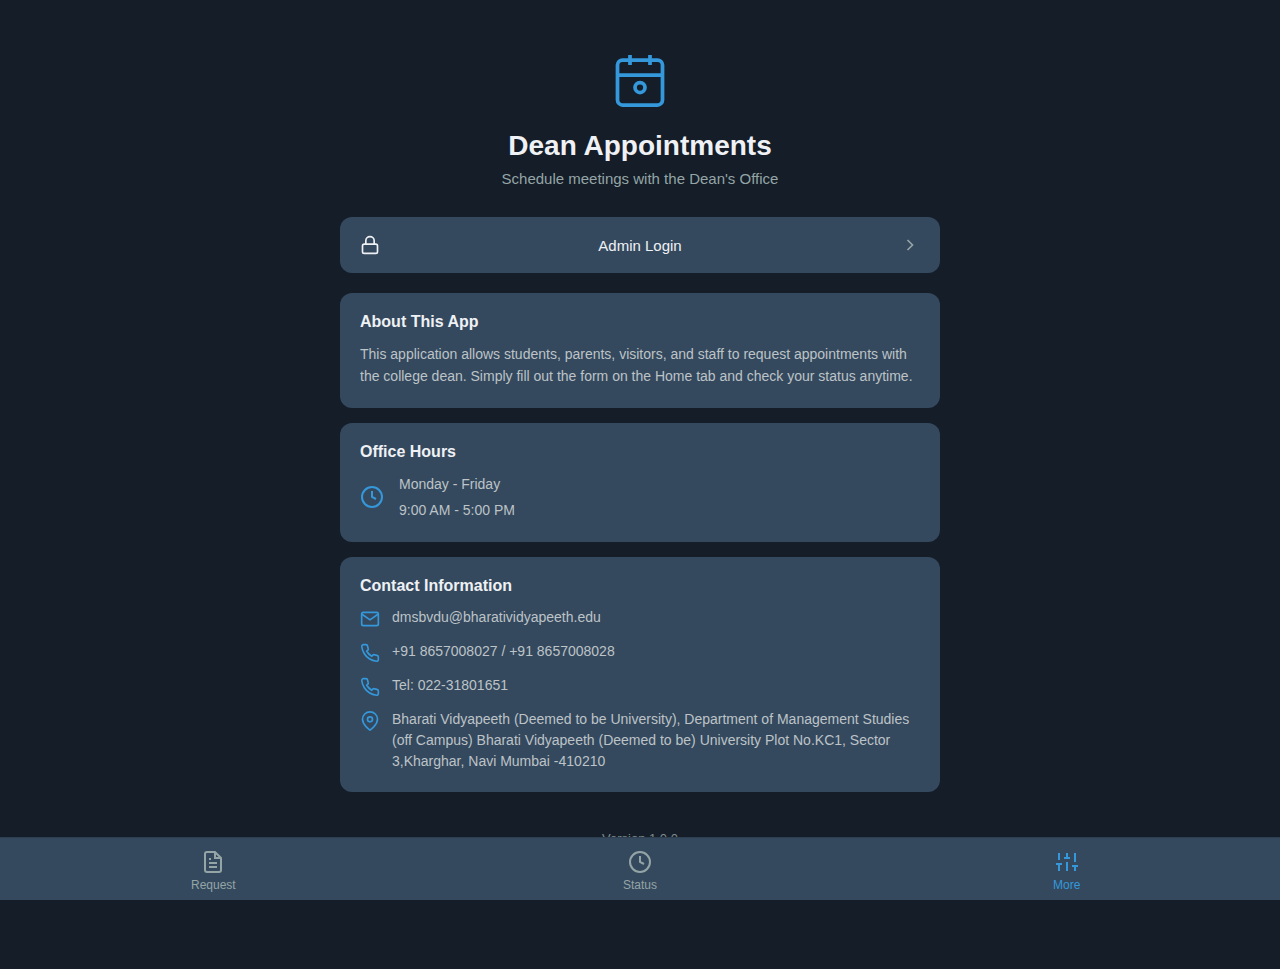
<file: index.html>
<!DOCTYPE html>
<html lang="en">
<head>
    <meta charset="UTF-8">
    <meta name="viewport" content="width=device-width, initial-scale=1.0">
    <title>Dean Appointments</title>
    <link rel="stylesheet" href="css/style.css">
</head>
<body>
    <div class="container">
        <!-- Header -->
        <div class="header">
            <div class="icon-container">
                <svg class="calendar-icon" viewBox="0 0 24 24" fill="none" stroke="currentColor" stroke-width="2">
                    <rect x="3" y="4" width="18" height="18" rx="2" ry="2"></rect>
                    <line x1="16" y1="2" x2="16" y2="6"></line>
                    <line x1="8" y1="2" x2="8" y2="6"></line>
                    <line x1="3" y1="10" x2="21" y2="10"></line>
                    <circle cx="12" cy="15" r="2"></circle>
                </svg>
            </div>
            <h1>Dean Appointments</h1>
            <p class="subtitle">Schedule meetings with the Dean's Office</p>
        </div>

        <!-- Main Content -->
        <div class="content">
            <!-- Admin Login Button -->
            <div class="admin-login-container">
                <button class="admin-login-btn" onclick="window.location.href='admin.html'">
                    <svg class="lock-icon" viewBox="0 0 24 24" fill="none" stroke="currentColor" stroke-width="2">
                        <rect x="3" y="11" width="18" height="11" rx="2" ry="2"></rect>
                        <path d="M7 11V7a5 5 0 0 1 10 0v4"></path>
                    </svg>
                    <span>Admin Login</span>
                    <svg class="arrow-icon" viewBox="0 0 24 24" fill="none" stroke="currentColor" stroke-width="2">
                        <polyline points="9 18 15 12 9 6"></polyline>
                    </svg>
                </button>
            </div>

            <!-- About Section -->
            <div class="info-section">
                <h2>About This App</h2>
                <p>This application allows students, parents, visitors, and staff to request appointments with the college dean. Simply fill out the form on the Home tab and check your status anytime.</p>
            </div>

            <!-- Office Hours Section -->
            <div class="info-section">
                <h2>Office Hours</h2>
                <div class="office-hours">
                    <svg class="clock-icon" viewBox="0 0 24 24" fill="none" stroke="currentColor" stroke-width="2">
                        <circle cx="12" cy="12" r="10"></circle>
                        <polyline points="12 6 12 12 16 14"></polyline>
                    </svg>
                    <div>
                        <p class="hours-day">Monday - Friday</p>
                        <p class="hours-time">9:00 AM - 5:00 PM</p>
                    </div>
                </div>
            </div>

            <!-- Contact Information Section -->
            <div class="info-section">
                <h2>Contact Information</h2>
                <div class="contact-item">
                    <svg class="contact-icon" viewBox="0 0 24 24" fill="none" stroke="currentColor" stroke-width="2">
                        <path d="M4 4h16c1.1 0 2 .9 2 2v12c0 1.1-.9 2-2 2H4c-1.1 0-2-.9-2-2V6c0-1.1.9-2 2-2z"></path>
                        <polyline points="22,6 12,13 2,6"></polyline>
                    </svg>
                    <span>dmsbvdu@bharatividyapeeth.edu</span>
                </div>
                <div class="contact-item">
                    <svg class="contact-icon" viewBox="0 0 24 24" fill="none" stroke="currentColor" stroke-width="2">
                        <path d="M22 16.92v3a2 2 0 0 1-2.18 2 19.79 19.79 0 0 1-8.63-3.07 19.5 19.5 0 0 1-6-6 19.79 19.79 0 0 1-3.07-8.67A2 2 0 0 1 4.11 2h3a2 2 0 0 1 2 1.72 12.84 12.84 0 0 0 .7 2.81 2 2 0 0 1-.45 2.11L8.09 9.91a16 16 0 0 0 6 6l1.27-1.27a2 2 0 0 1 2.11-.45 12.84 12.84 0 0 0 2.81.7A2 2 0 0 1 22 16.92z"></path>
                    </svg>
                    <span>+91 8657008027 / +91 8657008028</span>
                </div>
                <div class="contact-item">
                    <svg class="contact-icon" viewBox="0 0 24 24" fill="none" stroke="currentColor" stroke-width="2">
                        <path d="M22 16.92v3a2 2 0 0 1-2.18 2 19.79 19.79 0 0 1-8.63-3.07 19.5 19.5 0 0 1-6-6 19.79 19.79 0 0 1-3.07-8.67A2 2 0 0 1 4.11 2h3a2 2 0 0 1 2 1.72 12.84 12.84 0 0 0 .7 2.81 2 2 0 0 1-.45 2.11L8.09 9.91a16 16 0 0 0 6 6l1.27-1.27a2 2 0 0 1 2.11-.45 12.84 12.84 0 0 0 2.81.7A2 2 0 0 1 22 16.92z"></path>
                    </svg>
                    <span>Tel: 022-31801651</span>
                </div>
                <div class="contact-item">
                    <svg class="contact-icon" viewBox="0 0 24 24" fill="none" stroke="currentColor" stroke-width="2">
                        <path d="M21 10c0 7-9 13-9 13s-9-6-9-13a9 9 0 0 1 18 0z"></path>
                        <circle cx="12" cy="10" r="3"></circle>
                    </svg>
                    <span>Bharati Vidyapeeth (Deemed to be University), Department of Management Studies (off Campus) Bharati Vidyapeeth (Deemed to be) University Plot No.KC1, Sector 3,Kharghar, Navi Mumbai -410210</span>
                </div>
            </div>

            <!-- Version Info -->
            <div class="version-info">
                <p>Version 1.0.0</p>
                <p>Dean Appointment Scheduling System</p>
            </div>
        </div>

        <!-- Bottom Navigation -->
        <div class="bottom-nav">
            <a href="request.html" class="nav-item">
                <svg viewBox="0 0 24 24" fill="none" stroke="currentColor" stroke-width="2">
                    <path d="M14 2H6a2 2 0 0 0-2 2v16a2 2 0 0 0 2 2h12a2 2 0 0 0 2-2V8z"></path>
                    <polyline points="14 2 14 8 20 8"></polyline>
                    <line x1="16" y1="13" x2="8" y2="13"></line>
                    <line x1="16" y1="17" x2="8" y2="17"></line>
                    <polyline points="10 9 9 9 8 9"></polyline>
                </svg>
                <span>Request</span>
            </a>
            <a href="status.html" class="nav-item">
                <svg viewBox="0 0 24 24" fill="none" stroke="currentColor" stroke-width="2">
                    <circle cx="12" cy="12" r="10"></circle>
                    <polyline points="12 6 12 12 16 14"></polyline>
                </svg>
                <span>Status</span>
            </a>
            <a href="index.html" class="nav-item active">
                <svg viewBox="0 0 24 24" fill="none" stroke="currentColor" stroke-width="2">
                    <line x1="4" y1="21" x2="4" y2="14"></line>
                    <line x1="4" y1="10" x2="4" y2="3"></line>
                    <line x1="12" y1="21" x2="12" y2="12"></line>
                    <line x1="12" y1="8" x2="12" y2="3"></line>
                    <line x1="20" y1="21" x2="20" y2="16"></line>
                    <line x1="20" y1="12" x2="20" y2="3"></line>
                    <line x1="1" y1="14" x2="7" y2="14"></line>
                    <line x1="9" y1="8" x2="15" y2="8"></line>
                    <line x1="17" y1="16" x2="23" y2="16"></line>
                </svg>
                <span>More</span>
            </a>
        </div>
    </div>
</body>
</html>
</file>
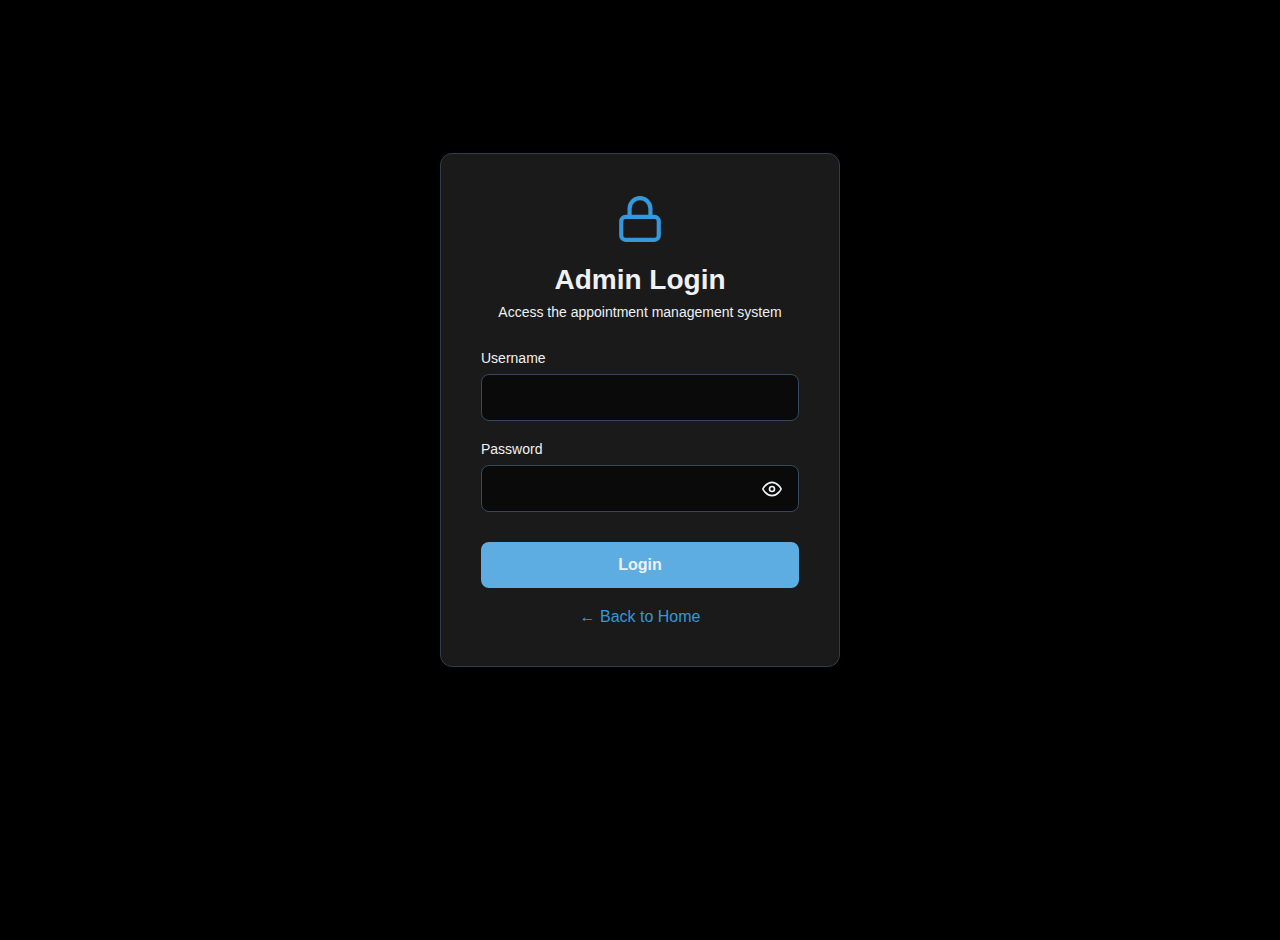
<file: admin.html>
<!DOCTYPE html>
<html lang="en">
<head>
    <meta charset="UTF-8">
    <meta name="viewport" content="width=device-width, initial-scale=1.0, maximum-scale=5.0, user-scalable=yes">
    <title>Admin Login - Dean Appointments</title>
    <link rel="stylesheet" href="css/admin-style.css?v=28">
</head>
<body>
    <div class="container">
        <!-- Login Section -->
        <div id="loginSection" class="login-section">
            <div class="login-box">
                <div class="lock-icon-container">
                    <svg class="lock-icon" viewBox="0 0 24 24" fill="none" stroke="currentColor" stroke-width="2">
                        <rect x="3" y="11" width="18" height="11" rx="2" ry="2"></rect>
                        <path d="M7 11V7a5 5 0 0 1 10 0v4"></path>
                    </svg>
                </div>
                <h1>Admin Login</h1>
                <p class="subtitle">Access the appointment management system</p>

                <form id="loginForm">
                    <div class="form-group">
                        <label for="username">Username</label>
                        <input type="text" id="username" name="username" required>
                    </div>

                    <div class="form-group">
                        <label for="password">Password</label>
                        <div class="password-input-wrapper">
                            <input type="password" id="password" name="password" required>
                            <button type="button" class="toggle-password" id="togglePassword">
                                <svg class="eye-icon" viewBox="0 0 24 24" fill="none" stroke="currentColor" stroke-width="2">
                                    <path d="M1 12s4-8 11-8 11 8 11 8-4 8-11 8-11-8-11-8z"></path>
                                    <circle cx="12" cy="12" r="3"></circle>
                                </svg>
                                <svg class="eye-off-icon" viewBox="0 0 24 24" fill="none" stroke="currentColor" stroke-width="2" style="display: none;">
                                    <path d="M17.94 17.94A10.07 10.07 0 0 1 12 20c-7 0-11-8-11-8a18.45 18.45 0 0 1 5.06-5.94M9.9 4.24A9.12 9.12 0 0 1 12 4c7 0 11 8 11 8a18.5 18.5 0 0 1-2.16 3.19m-6.72-1.07a3 3 0 1 1-4.24-4.24"></path>
                                    <line x1="1" y1="1" x2="23" y2="23"></line>
                                </svg>
                            </button>
                        </div>
                    </div>

                    <button type="submit" class="login-btn">Login</button>
                </form>

                <div id="loginError" class="error-message" style="display: none;"></div>
                
                <a href="request.html" class="back-link">← Back to Home</a>
            </div>
        </div>

        <!-- Admin Dashboard -->
        <div id="dashboardSection" class="dashboard-section" style="display: none;">
            <div class="dashboard-header">
                <h1>Admin Dashboard</h1>
            </div>
            
            <div class="header-buttons">
                <button id="logoutBtn" class="logout-btn">Logout</button>
            </div>

            <div class="filter-tabs">
                <button class="filter-tab active" data-status="pending">Pending</button>
                <button class="filter-tab" data-status="approved">Approved</button>
                <button class="filter-tab" data-status="rejected">Rejected</button>
            </div>

            <div id="appointmentsList" class="appointments-list">
                <!-- Appointments will be loaded here -->
            </div>
        </div>
    </div>

    <!-- Action Popup Modal -->
    <div id="actionPopup" class="popup-overlay">
        <div class="popup-content">
            <div class="popup-icon" id="popupIcon">
                <svg id="successIcon" viewBox="0 0 24 24" fill="none" stroke="currentColor" stroke-width="2">
                    <path d="M22 11.08V12a10 10 0 1 1-5.93-9.14"></path>
                    <polyline points="22 4 12 14.01 9 11.01"></polyline>
                </svg>
                <svg id="rejectIcon" style="display: none;" viewBox="0 0 24 24" fill="none" stroke="currentColor" stroke-width="2">
                    <circle cx="12" cy="12" r="10"></circle>
                    <line x1="15" y1="9" x2="9" y2="15"></line>
                    <line x1="9" y1="9" x2="15" y2="15"></line>
                </svg>
            </div>
            <h2 id="popupTitle">Success!</h2>
            <p id="popupMessage">Appointment has been updated.</p>
        </div>
    </div>

    <script src="js/admin-script.js?v=14"></script>
</body>
</html>
</file>
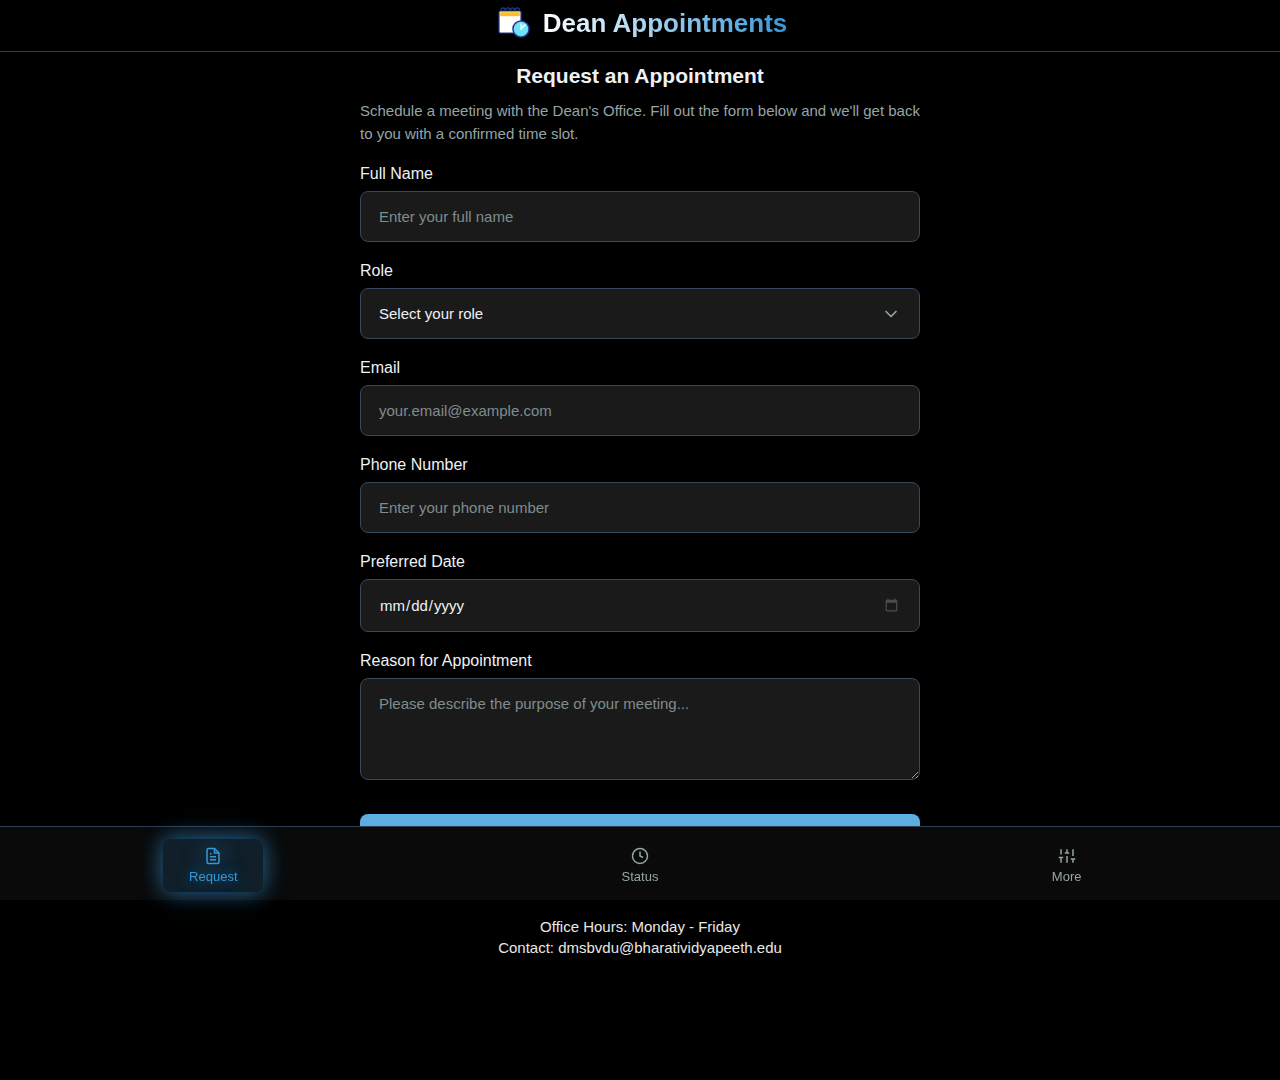
<file: request.html>
<!DOCTYPE html>
<html lang="en">
<head>
    <meta charset="UTF-8">
    <meta name="viewport" content="width=device-width, initial-scale=1.0, maximum-scale=5.0, user-scalable=yes">
    <title>Request Appointment - Dean Appointments</title>
    <link rel="stylesheet" href="css/request-style.css?v=55">
</head>
<body>
    <div class="container">
        <!-- Top Bar -->
        <div class="top-bar">
            <svg class="top-icon" viewBox="0 0 100 100" fill="none">
                <!-- Calendar Body -->
                <rect x="15" y="20" width="55" height="55" rx="3" fill="white" stroke="#1e3a8a" stroke-width="3"/>
                <!-- Yellow Header -->
                <rect x="18" y="23" width="49" height="10" fill="#fbbf24"/>
                <!-- Spiral Binding -->
                <path d="M 20,18 Q 20,12 25,12 Q 30,12 30,18" stroke="#1e3a8a" stroke-width="3" fill="none"/>
                <path d="M 32,18 Q 32,12 37,12 Q 42,12 42,18" stroke="#1e3a8a" stroke-width="3" fill="none"/>
                <path d="M 44,18 Q 44,12 49,12 Q 54,12 54,18" stroke="#1e3a8a" stroke-width="3" fill="none"/>
                <path d="M 56,18 Q 56,12 61,12 Q 66,12 66,18" stroke="#1e3a8a" stroke-width="3" fill="none"/>
                <!-- Calendar Grid - Row 1 -->
                <rect class="date-box" x="22" y="38" width="8" height="8" fill="#f87171" rx="1" style="animation-delay: 0s"/>
                <rect class="date-box" x="33" y="38" width="8" height="8" fill="#c4b5fd" rx="1" style="animation-delay: 0.15s"/>
                <rect class="date-box" x="44" y="38" width="8" height="8" fill="#c4b5fd" rx="1" style="animation-delay: 0.3s"/>
                <rect class="date-box" x="55" y="38" width="8" height="8" fill="#c4b5fd" rx="1" style="animation-delay: 0.45s"/>
                <!-- Calendar Grid - Row 2 -->
                <rect class="date-box" x="22" y="49" width="8" height="8" fill="#f87171" rx="1" style="animation-delay: 0.6s"/>
                <rect class="date-box" x="33" y="49" width="8" height="8" fill="#c4b5fd" rx="1" style="animation-delay: 0.75s"/>
                <rect class="date-box" x="44" y="49" width="8" height="8" fill="#c4b5fd" rx="1" style="animation-delay: 0.9s"/>
                <!-- Calendar Grid - Row 3 -->
                <rect class="date-box" x="22" y="60" width="8" height="8" fill="#f87171" rx="1" style="animation-delay: 1.05s"/>
                <rect class="date-box" x="33" y="60" width="8" height="8" fill="#c4b5fd" rx="1" style="animation-delay: 1.2s"/>
                <!-- Clock Circle -->
                <circle cx="70" cy="65" r="20" fill="#67e8f9" stroke="#1e3a8a" stroke-width="4"/>
                <circle cx="70" cy="65" r="17" fill="#67e8f9" stroke="#93c5fd" stroke-width="2"/>
                <!-- Clock Hands -->
                <path class="clock-hand-1" d="M 70,65 Q 75,58 80,55" stroke="white" stroke-width="4" stroke-linecap="round" fill="none"/>
                <path class="clock-hand-2" d="M 70,65 L 70,52" stroke="white" stroke-width="3" stroke-linecap="round" fill="none"/>
            </svg>
            <span class="page-title">Dean Appointments</span>
        </div>

        <!-- Main Content -->
        <div class="content">
            <h1>Request an Appointment</h1>
            <p class="description">Schedule a meeting with the Dean's Office. Fill out the form below and we'll get back to you with a confirmed time slot.</p>

            <form id="appointmentForm" class="appointment-form">
                <div class="form-group">
                    <label for="fullName">Full Name</label>
                    <input 
                        type="text" 
                        id="fullName" 
                        name="fullName" 
                        placeholder="Enter your full name"
                        required
                    >
                </div>

                <div class="form-group">
                    <label for="role">Role</label>
                    <select id="role" name="role" required>
                        <option value="">Select your role</option>
                        <option value="Student">Student</option>
                        <option value="Parent">Parent</option>
                        <option value="Visitor">Visitor</option>
                        <option value="Staff">Staff</option>
                        <option value="Other">Other</option>
                    </select>
                </div>

                <div class="form-group">
                    <label for="email">Email</label>
                    <input 
                        type="email" 
                        id="email" 
                        name="email" 
                        placeholder="your.email@example.com"
                        required
                    >
                </div>

                <div class="form-group">
                    <label for="phone">Phone Number</label>
                    <input 
                        type="tel" 
                        id="phone" 
                        name="phone" 
                        placeholder="Enter your phone number"
                        minlength="10"
                        maxlength="10"
                        pattern="[0-9]{10}"
                        title="Please enter exactly 10 digits"
                        required
                    >
                </div>

                <div class="form-group">
                    <label for="preferredDate">Preferred Date</label>
                    <div class="date-input-wrapper">
                        <input 
                            type="date" 
                            id="preferredDate" 
                            name="preferredDate" 
                            required
                        >
                    </div>
                </div>

                <div class="form-group">
                    <label for="reason">Reason for Appointment</label>
                    <textarea 
                        id="reason" 
                        name="reason" 
                        rows="4" 
                        placeholder="Please describe the purpose of your meeting..."
                        required
                    ></textarea>
                </div>

                <button type="submit" class="submit-btn">Submit Request</button>
            </form>

            <!-- Success/Error Message -->
            <div id="messageContainer"></div>

            <!-- Footer Info -->
            <div class="footer-info">
                <p>Office Hours: Monday - Friday</p>
                <p>Contact: dmsbvdu@bharatividyapeeth.edu</p>
            </div>
        </div>

        <!-- Bottom Navigation -->
        <div class="bottom-nav">
            <a href="request.html" class="nav-item active">
                <svg viewBox="0 0 24 24" fill="none" stroke="currentColor" stroke-width="2">
                    <path d="M14 2H6a2 2 0 0 0-2 2v16a2 2 0 0 0 2 2h12a2 2 0 0 0 2-2V8z"></path>
                    <polyline points="14 2 14 8 20 8"></polyline>
                    <line x1="16" y1="13" x2="8" y2="13"></line>
                    <line x1="16" y1="17" x2="8" y2="17"></line>
                    <polyline points="10 9 9 9 8 9"></polyline>
                </svg>
                <span>Request</span>
            </a>
            <a href="status.html" class="nav-item">
                <svg viewBox="0 0 24 24" fill="none" stroke="currentColor" stroke-width="2">
                    <circle cx="12" cy="12" r="10"></circle>
                    <polyline points="12 6 12 12 16 14"></polyline>
                </svg>
                <span>Status</span>
            </a>
            <a href="index.html" class="nav-item">
                <svg viewBox="0 0 24 24" fill="none" stroke="currentColor" stroke-width="2">
                    <line x1="4" y1="21" x2="4" y2="14"></line>
                    <line x1="4" y1="10" x2="4" y2="3"></line>
                    <line x1="12" y1="21" x2="12" y2="12"></line>
                    <line x1="12" y1="8" x2="12" y2="3"></line>
                    <line x1="20" y1="21" x2="20" y2="16"></line>
                    <line x1="20" y1="12" x2="20" y2="3"></line>
                    <line x1="1" y1="14" x2="7" y2="14"></line>
                    <line x1="9" y1="8" x2="15" y2="8"></line>
                    <line x1="17" y1="16" x2="23" y2="16"></line>
                </svg>
                <span>More</span>
            </a>
        </div>
    </div>

    <!-- Success Popup Modal -->
    <div id="successPopup" class="popup-overlay">
        <div class="popup-content">
            <div class="popup-icon">
                <svg viewBox="0 0 24 24" fill="none" stroke="currentColor" stroke-width="2">
                    <path d="M22 11.08V12a10 10 0 1 1-5.93-9.14"></path>
                    <polyline points="22 4 12 14.01 9 11.01"></polyline>
                </svg>
            </div>
            <h2>Success!</h2>
            <p>Your appointment request has been submitted successfully.</p>
            <p class="popup-note">To check your appointment status, go to the <strong>Status</strong> tab and enter your phone number.</p>
            <button id="closePopup" class="popup-btn">Close</button>
        </div>
    </div>

    <script src="js/request-script.js?v=2"></script>
</body>
</html>
</file>
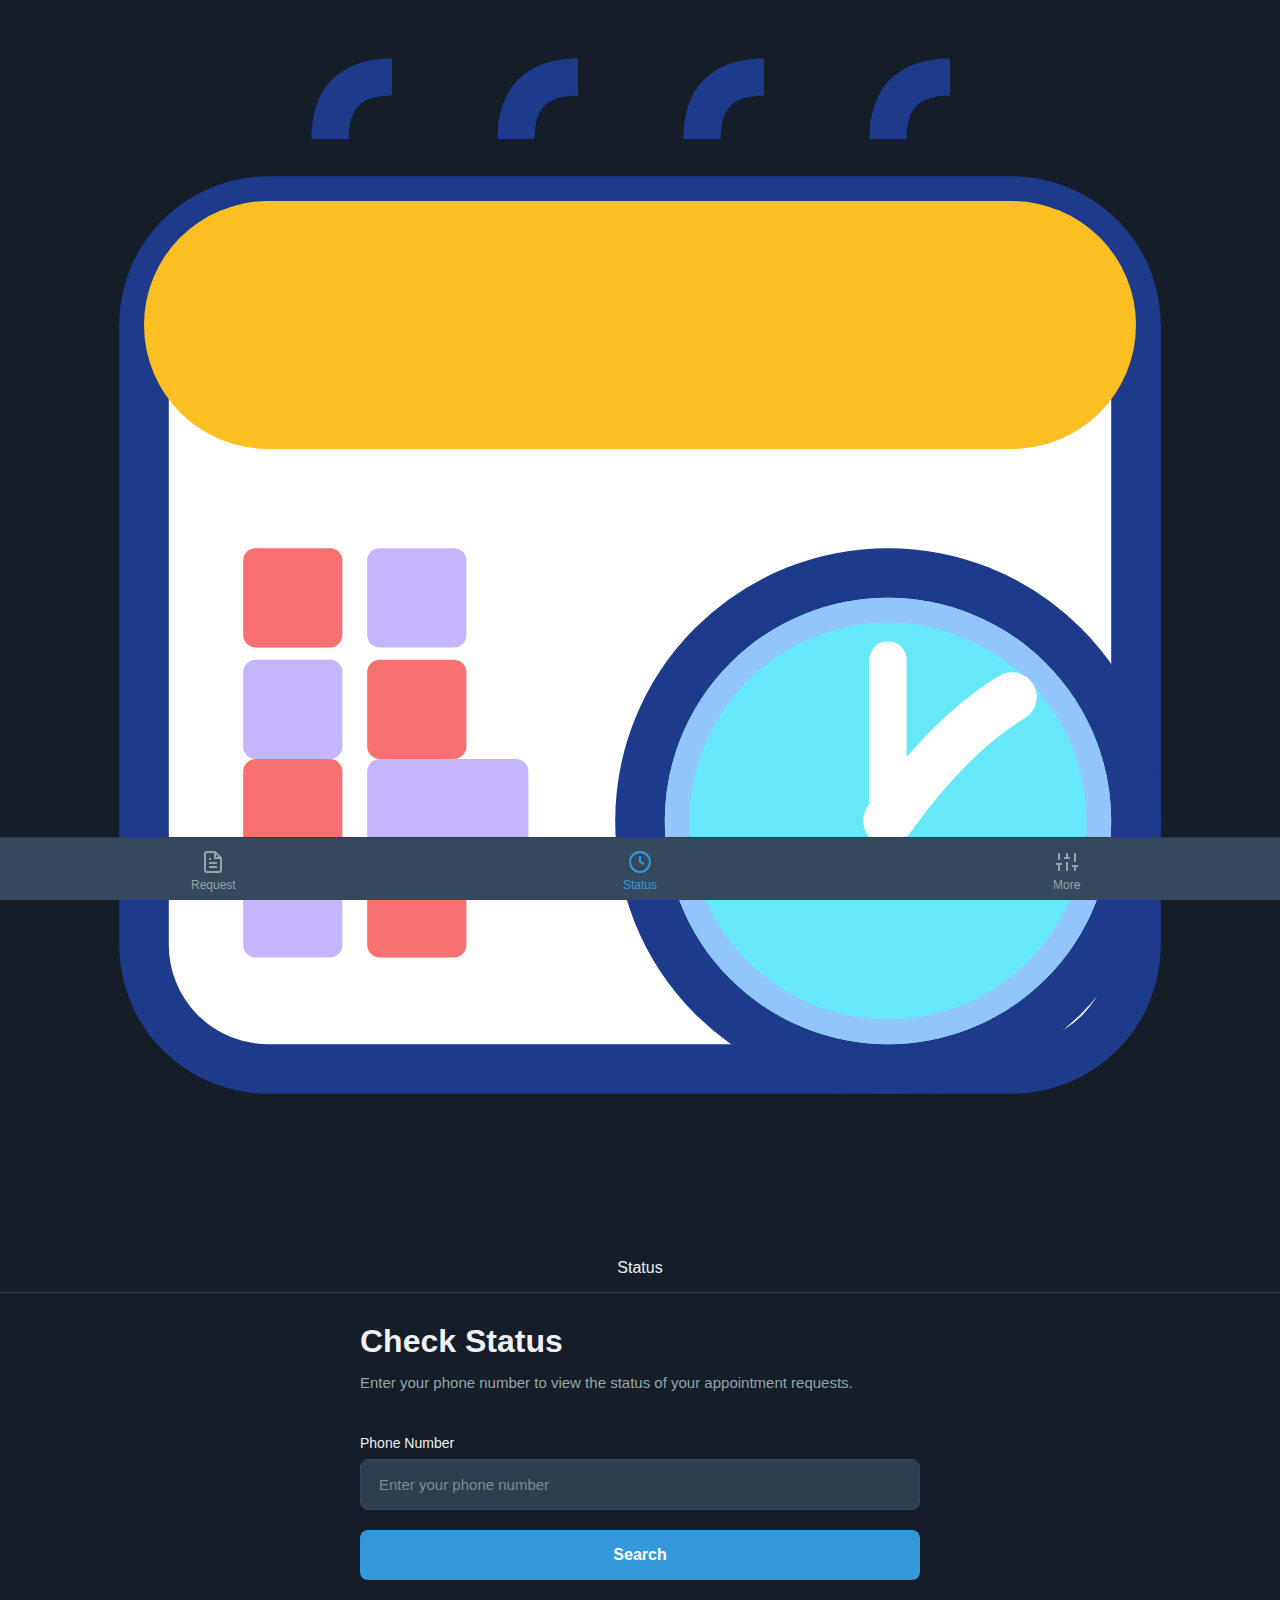
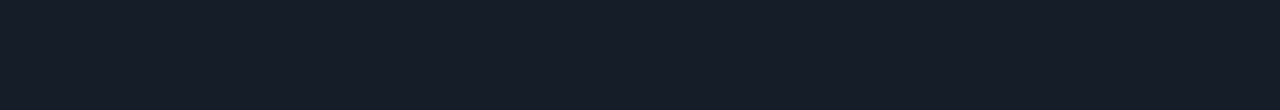
<file: status.html>
<!DOCTYPE html>
<html lang="en">
<head>
    <meta charset="UTF-8">
    <meta name="viewport" content="width=device-width, initial-scale=1.0, maximum-scale=5.0, user-scalable=yes">
    <title>Check Status - Dean Appointments</title>
    <link rel="stylesheet" href="css/status-style.css?v=44">
</head>
<body>
    <div class="container">
        <!-- Top Bar -->
        <div class="top-bar">
            <div class="title-with-icon">
                <svg class="top-icon" viewBox="0 0 100 100" xmlns="http://www.w3.org/2000/svg">
                    <!-- Calendar Body -->
                    <rect x="10" y="15" width="80" height="70" rx="10" fill="white" stroke="#1e3a8a" stroke-width="4"/>
                    <!-- Calendar Header -->
                    <rect x="10" y="15" width="80" height="20" rx="10" fill="#fbbf24"/>
                    <!-- Spiral Binding -->
                    <path d="M 25,10 Q 25,5 30,5" stroke="#1e3a8a" stroke-width="3" fill="none"/>
                    <path d="M 40,10 Q 40,5 45,5" stroke="#1e3a8a" stroke-width="3" fill="none"/>
                    <path d="M 55,10 Q 55,5 60,5" stroke="#1e3a8a" stroke-width="3" fill="none"/>
                    <path d="M 70,10 Q 70,5 75,5" stroke="#1e3a8a" stroke-width="3" fill="none"/>
                    <!-- Date Grid -->
                    <rect class="date-box" x="18" y="43" width="8" height="8" fill="#f87171" rx="1" style="animation-delay: 0s"/>
                    <rect class="date-box" x="28" y="43" width="8" height="8" fill="#c4b5fd" rx="1" style="animation-delay: 0.15s"/>
                    <rect class="date-box" x="18" y="52" width="8" height="8" fill="#c4b5fd" rx="1" style="animation-delay: 0.3s"/>
                    <rect class="date-box" x="28" y="52" width="8" height="8" fill="#f87171" rx="1" style="animation-delay: 0.45s"/>
                    <rect class="date-box" x="18" y="60" width="8" height="8" fill="#f87171" rx="1" style="animation-delay: 0.6s"/>
                    <rect class="date-box" x="28" y="60" width="8" height="8" fill="#c4b5fd" rx="1" style="animation-delay: 0.75s"/>
                    <rect class="date-box" x="18" y="68" width="8" height="8" fill="#c4b5fd" rx="1" style="animation-delay: 0.9s"/>
                    <rect class="date-box" x="28" y="68" width="8" height="8" fill="#f87171" rx="1" style="animation-delay: 1.05s"/>
                    <rect class="date-box" x="33" y="60" width="8" height="8" fill="#c4b5fd" rx="1" style="animation-delay: 1.2s"/>
                    <!-- Clock Circle -->
                    <circle cx="70" cy="65" r="20" fill="#67e8f9" stroke="#1e3a8a" stroke-width="4"/>
                    <circle cx="70" cy="65" r="17" fill="#67e8f9" stroke="#93c5fd" stroke-width="2"/>
                    <!-- Clock Hands -->
                    <path class="clock-hand-1" d="M 70,65 Q 75,58 80,55" stroke="white" stroke-width="4" stroke-linecap="round" fill="none"/>
                    <path class="clock-hand-2" d="M 70,65 L 70,52" stroke="white" stroke-width="3" stroke-linecap="round" fill="none"/>
                </svg>
                <span class="page-title">Status</span>
            </div>
        </div>

        <!-- Main Content -->
        <div class="content">
            <h1>Check Status</h1>
            <p class="description">Enter your phone number to view the status of your appointment requests.</p>

            <form id="statusForm" class="status-form">
                <div class="form-group">
                    <label for="phone">Phone Number</label>
                    <input 
                        type="tel" 
                        id="phone" 
                        name="phone" 
                        placeholder="Enter your phone number"
                        minlength="10"
                        maxlength="10"
                        pattern="[0-9]{10}"
                        title="Please enter exactly 10 digits"
                        required
                    >
                </div>

                <button type="submit" class="search-btn">Search</button>
            </form>

            <!-- Results will be displayed here -->
            <div id="resultsContainer"></div>
        </div>

        <!-- Bottom Navigation -->
        <div class="bottom-nav">
            <a href="request.html" class="nav-item">
                <svg viewBox="0 0 24 24" fill="none" stroke="currentColor" stroke-width="2">
                    <path d="M14 2H6a2 2 0 0 0-2 2v16a2 2 0 0 0 2 2h12a2 2 0 0 0 2-2V8z"></path>
                    <polyline points="14 2 14 8 20 8"></polyline>
                    <line x1="16" y1="13" x2="8" y2="13"></line>
                    <line x1="16" y1="17" x2="8" y2="17"></line>
                    <polyline points="10 9 9 9 8 9"></polyline>
                </svg>
                <span>Request</span>
            </a>
            <a href="status.html" class="nav-item active">
                <svg viewBox="0 0 24 24" fill="none" stroke="currentColor" stroke-width="2">
                    <circle cx="12" cy="12" r="10"></circle>
                    <polyline points="12 6 12 12 16 14"></polyline>
                </svg>
                <span>Status</span>
            </a>
            <a href="index.html" class="nav-item">
                <svg viewBox="0 0 24 24" fill="none" stroke="currentColor" stroke-width="2">
                    <line x1="4" y1="21" x2="4" y2="14"></line>
                    <line x1="4" y1="10" x2="4" y2="3"></line>
                    <line x1="12" y1="21" x2="12" y2="12"></line>
                    <line x1="12" y1="8" x2="12" y2="3"></line>
                    <line x1="20" y1="21" x2="20" y2="16"></line>
                    <line x1="20" y1="12" x2="20" y2="3"></line>
                    <line x1="1" y1="14" x2="7" y2="14"></line>
                    <line x1="9" y1="8" x2="15" y2="8"></line>
                    <line x1="17" y1="16" x2="23" y2="16"></line>
                </svg>
                <span>More</span>
            </a>
        </div>
    </div>

    <script src="js/status-script.js?v=4"></script>
</body>
</html>
</file>
<file: css/style.css>
* {
    margin: 0;
    padding: 0;
    box-sizing: border-box;
}

body {
    font-family: -apple-system, BlinkMacSystemFont, 'Segoe UI', Roboto, Oxygen, Ubuntu, Cantarell, sans-serif;
    background: #141d28;
    min-height: 100vh;
    padding: 0;
    margin: 0;
}

.container {
    max-width: 100%;
    min-height: 100vh;
    margin: 0;
    background: #141d28;
    padding: 30px 20px 80px;
    color: #eff1f5;
}

/* Header */
.header {
    text-align: center;
    padding: 20px 0 30px;
}

.icon-container {
    display: flex;
    justify-content: center;
    margin-bottom: 20px;
}

.calendar-icon {
    width: 60px;
    height: 60px;
    color: #3498db;
    stroke-width: 1.5;
}

h1 {
    font-size: 28px;
    font-weight: 600;
    color: #eff1f5;
    margin-bottom: 8px;
}

.subtitle {
    font-size: 15px;
    color: #95a5a6;
    font-weight: 400;
}

/* Content */
.content {
    max-width: 600px;
    margin: 0 auto;
}

/* Info Sections */
.info-section {
    background: #34495e;
    border-radius: 12px;
    padding: 20px;
    margin-bottom: 15px;
}

.info-section h2 {
    font-size: 16px;
    font-weight: 600;
    color: #eff1f5;
    margin-bottom: 12px;
}

.info-section p {
    font-size: 14px;
    line-height: 1.6;
    color: #bdc3c7;
}

/* Office Hours */
.office-hours {
    display: flex;
    align-items: center;
    gap: 15px;
}

.clock-icon {
    width: 24px;
    height: 24px;
    color: #3498db;
    flex-shrink: 0;
}

.hours-day {
    font-size: 14px;
    color: #eff1f5;
    margin-bottom: 4px;
}

.hours-time {
    font-size: 14px;
    color: #bdc3c7;
}

/* Contact Items */
.contact-item {
    display: flex;
    align-items: flex-start;
    gap: 12px;
    margin-bottom: 12px;
    font-size: 14px;
    color: #bdc3c7;
    line-height: 1.5;
}

.contact-item:last-child {
    margin-bottom: 0;
}

.contact-icon {
    width: 20px;
    height: 20px;
    color: #3498db;
    flex-shrink: 0;
    margin-top: 2px;
}

/* Admin Login Button */
.admin-login-container {
    margin: 0 0 20px 0;
}

.admin-login-btn {
    width: 100%;
    background: #34495e;
    border: none;
    border-radius: 12px;
    padding: 18px 20px;
    display: flex;
    align-items: center;
    justify-content: space-between;
    cursor: pointer;
    transition: background 0.2s;
    color: #eff1f5;
    font-size: 15px;
    font-weight: 500;
}

.admin-login-btn:hover {
    background: #3d5368;
}

.lock-icon {
    width: 20px;
    height: 20px;
    color: #eff1f5;
}

.arrow-icon {
    width: 20px;
    height: 20px;
    color: #95a5a6;
}

/* Version Info */
.version-info {
    text-align: center;
    padding: 20px 0;
}

.version-info p {
    font-size: 13px;
    color: #7f8c8d;
    margin: 4px 0;
}

/* Bottom Navigation */
.bottom-nav {
    position: fixed;
    bottom: 0;
    left: 0;
    right: 0;
    background: #34495e;
    display: flex;
    justify-content: space-around;
    align-items: center;
    padding: 12px 0 8px;
    border-top: 1px solid #2c3e50;
}

.nav-item {
    display: flex;
    flex-direction: column;
    align-items: center;
    gap: 4px;
    text-decoration: none;
    color: #95a5a6;
    transition: color 0.2s;
    flex: 1;
    max-width: 100px;
}

.nav-item:hover {
    color: #eff1f5;
}

.nav-item.active {
    color: #3498db;
}

.nav-item svg {
    width: 24px;
    height: 24px;
}

.nav-item span {
    font-size: 12px;
    font-weight: 500;
}
</file>
<file: css/admin-style.css>
* {
    margin: 0;
    padding: 0;
    box-sizing: border-box;
}

body {
    font-family: -apple-system, BlinkMacSystemFont, 'Segoe UI', Roboto, Oxygen, Ubuntu, Cantarell, sans-serif;
    background: #000000;
    min-height: 100vh;
    color: #eff1f5;
}

.container {
    max-width: 1200px;
    min-height: 100vh;
    margin: 0 auto;
    padding: 20px;
}

/* Login Section */
.login-section {
    display: flex;
    align-items: center;
    justify-content: center;
    min-height: 100vh;
    padding-top: 20px;
    padding-bottom: 140px;
}

.login-box {
    background: #1a1a1a;
    border: 1px solid #2c3e50;
    padding: 40px;
    border-radius: 12px;
    width: 100%;
    max-width: 400px;
    box-shadow: 0 4px 6px rgba(0, 0, 0, 0.5);
}

.lock-icon-container {
    display: flex;
    justify-content: center;
    margin-bottom: 20px;
}

.lock-icon {
    width: 50px;
    height: 50px;
    color: #3498db;
}

.login-box h1 {
    font-size: 28px;
    font-weight: 600;
    text-align: center;
    margin-bottom: 8px;
    color: #eff1f5;
}

.subtitle {
    text-align: center;
    color: #eff1f5;
    font-size: 14px;
    margin-bottom: 30px;
}

.form-group {
    margin-bottom: 20px;
}

.form-group label {
    display: block;
    font-size: 14px;
    font-weight: 500;
    color: #eff1f5;
    margin-bottom: 8px;
}

.form-group input {
    width: 100%;
    padding: 14px 16px;
    background: #0a0a0a;
    border: 1px solid #34495e;
    border-radius: 8px;
    color: #eff1f5;
    font-size: 15px;
    outline: none;
    transition: border-color 0.2s;
}

.form-group input:focus {
    border-color: #3498db;
}

.password-input-wrapper {
    position: relative;
    width: 100%;
}

.password-input-wrapper input {
    padding-right: 45px;
}

.toggle-password {
    position: absolute;
    right: 12px;
    top: 50%;
    transform: translateY(-50%);
    background: none;
    border: none;
    cursor: pointer;
    padding: 5px;
    display: flex;
    align-items: center;
    justify-content: center;
    color: #eff1f5;
    transition: color 0.2s;
}

.toggle-password:hover {
    color: #3498db;
}

.toggle-password svg {
    width: 20px;
    height: 20px;
}

.login-btn {
    width: 100%;
    padding: 14px;
    background: #5DADE2;
    border: none;
    border-radius: 8px;
    color: #eff1f5;
    font-size: 16px;
    font-weight: 600;
    cursor: pointer;
    transition: background 0.2s;
    margin-top: 10px;
}

.login-btn:hover {
    background: #85C1E9;
}

.login-btn:disabled {
    background: #7f8c8d;
    cursor: not-allowed;
}

.error-message {
    background: rgba(231, 76, 60, 0.1);
    border: 1px solid rgba(231, 76, 60, 0.3);
    color: #e74c3c;
    padding: 12px;
    border-radius: 8px;
    margin-top: 15px;
    text-align: center;
    font-size: 14px;
}

.back-link {
    display: block;
    text-align: center;
    margin-top: 20px;
    color: #3498db;
    text-decoration: none;
    font-size: 16px;
}

.back-link:hover {
    text-decoration: underline;
}

/* Dashboard Section */
.dashboard-section {
    padding: 20px 0;
}

.dashboard-header {
    display: flex;
    justify-content: center;
    align-items: center;
    margin-bottom: 15px;
}

.dashboard-header h1 {
    font-size: 26px;
    font-weight: 600;
    color: #eff1f5;
    text-align: center;
    margin: -30px 0 0 0;
    width: 100%;
}

.header-buttons {
    display: flex;
    justify-content: space-between;
    gap: 12px;
    margin-bottom: 20px;
    padding-bottom: 20px;
    border-bottom: 1px solid #34495e;
}

.header-actions {
    display: flex;
    gap: 12px;
    align-items: center;
}

.refresh-dashboard-btn {
    display: flex;
    align-items: center;
    gap: 8px;
    padding: 10px 20px;
    background: #1a1a1a;
    border: 1px solid #34495e;
    border-radius: 6px;
    color: #eff1f5;
    font-size: 14px;
    font-weight: 500;
    cursor: pointer;
    transition: all 0.2s;
}

.refresh-dashboard-btn:hover {
    background: #34495e;
    border-color: #3498db;
    color: #3498db;
}

.refresh-dashboard-btn:active {
    transform: scale(0.98);
}

.refresh-dashboard-btn svg {
    width: 18px;
    height: 18px;
    transition: transform 0.3s ease;
}

.refresh-dashboard-btn.refreshing svg {
    animation: smoothSpin 0.8s linear infinite !important;
}

.refresh-dashboard-btn:disabled {
    cursor: not-allowed;
    opacity: 0.7;
}

@keyframes smoothSpin {
    0% {
        transform: rotate(0deg);
    }
    100% {
        transform: rotate(360deg);
    }
}

.logout-btn {
    padding: 10px 20px;
    background: #e74c3c;
    border: none;
    border-radius: 6px;
    color: #eff1f5;
    font-size: 14px;
    font-weight: 500;
    cursor: pointer;
    transition: background 0.2s;
}

.logout-btn:hover {
    background: #c0392b;
}

/* Filter Tabs */
.filter-tabs {
    display: flex;
    gap: 10px;
    margin-bottom: 25px;
}

.filter-tab {
    padding: 12px 24px;
    background: #1a1a1a;
    border: 1px solid #2c3e50;
    border-radius: 8px;
    color: #eff1f5;
    font-size: 15px;
    font-weight: 500;
    cursor: pointer;
    transition: all 0.2s;
}

.filter-tab:hover {
    background: #2a2a2a;
    border-color: #3498db;
}

.filter-tab.active {
    background: #3498db;
    color: #eff1f5;
}

/* Appointments List */
.appointments-list {
    display: flex;
    flex-direction: column;
    gap: 15px;
}

.appointment-card {
    background: #1a1a1a;
    border: 1px solid #2c3e50;
    border-radius: 12px;
    padding: 20px;
}

.appointment-card h3 {
    font-size: 20px;
    color: #eff1f5;
    margin-bottom: 15px;
    display: flex;
    align-items: center;
    justify-content: center;
    gap: 10px;
}

.role-badge {
    font-size: 12px;
    padding: 4px 10px;
    background: #2c3e50;
    border: 1px solid #3498db;
    border-radius: 12px;
    font-weight: 500;
    color: #eff1f5;
}

.appointment-details {
    display: grid;
    grid-template-columns: repeat(auto-fit, minmax(200px, 1fr));
    gap: 12px;
    margin-bottom: 15px;
}

.detail-item {
    font-size: 14px;
    text-align: center;
}

.phone-date-group {
    display: flex;
    gap: 20px;
}

.phone-section,
.date-section {
    flex: 1;
}

.detail-label {
    color: #eff1f5;
    display: block;
    margin-bottom: 4px;
}

.detail-value {
    color: #eff1f5;
    font-weight: 500;
}

.status-badge {
    display: inline-block;
    padding: 6px 12px;
    border-radius: 16px;
    font-size: 12px;
    font-weight: 600;
    text-transform: uppercase;
}

.status-pending {
    background: rgba(241, 196, 15, 0.2);
    color: #f1c40f;
}

.status-approved {
    background: rgba(46, 204, 113, 0.2);
    color: #2ecc71;
}

.status-rejected {
    background: rgba(231, 76, 60, 0.2);
    color: #e74c3c;
}

.appointment-actions {
    margin-top: 15px;
    padding-top: 15px;
    border-top: 1px solid #34495e;
}

.rejected-actions {
    display: flex;
    justify-content: center;
}

.time-slot-select {
    width: 100%;
    padding: 12px 16px;
    background: #0a0a0a;
    border: 1px solid #34495e;
    border-radius: 8px;
    color: #eff1f5;
    font-size: 14px;
    margin-bottom: 10px;
    cursor: pointer;
}

.action-buttons {
    display: flex;
    gap: 10px;
}

.approve-btn,
.reject-btn,
.cancel-btn {
    flex: 1;
    padding: 12px;
    border: none;
    border-radius: 8px;
    font-size: 14px;
    font-weight: 600;
    cursor: pointer;
    transition: all 0.2s;
}

.approve-btn {
    background: #2ecc71;
    color: #eff1f5;
}

.approve-btn:hover {
    background: #27ae60;
}

.reject-btn {
    background: #e74c3c;
    color: #eff1f5;
}

.reject-btn:hover {
    background: #c0392b;
}

.cancel-btn {
    background: #5DADE2;
    color: #eff1f5;
}

.cancel-btn:hover {
    background: #3498db;
}

.edit-time-btn {
    flex: 1;
    padding: 12px;
    background: #3498db;
    border: none;
    border-radius: 8px;
    color: #eff1f5;
    font-size: 14px;
    font-weight: 600;
    cursor: pointer;
    transition: all 0.2s;
    display: flex;
    align-items: center;
    justify-content: center;
    gap: 6px;
}

.edit-time-btn svg {
    width: 16px;
    height: 16px;
}

.edit-time-btn:hover {
    background: #2980b9;
}

.delete-btn {
    flex: 1;
    padding: 12px;
    background: #95a5a6;
    border: none;
    border-radius: 8px;
    color: #eff1f5;
    font-size: 14px;
    font-weight: 600;
    cursor: pointer;
    transition: all 0.2s;
    display: flex;
    align-items: center;
    justify-content: center;
    gap: 6px;
}

.delete-btn svg {
    width: 16px;
    height: 16px;
}

.delete-btn:hover {
    background: #e74c3c;
}

.edit-time-section {
    margin-bottom: 10px;
}

.no-appointments {
    text-align: center;
    padding: 140px 20px 60px;
    color: #eff1f5;
    font-size: 22px;
}

@media (max-width: 768px) {
    .appointment-details {
        grid-template-columns: 1fr;
    }
    
    .dashboard-header {
        flex-direction: column;
        align-items: flex-start;
        gap: 15px;
    }
}

/* Action Popup Modal */
.popup-overlay {
    position: fixed;
    top: 0;
    left: 0;
    right: 0;
    bottom: 0;
    background: rgba(0, 0, 0, 0.75);
    display: none;
    align-items: center;
    justify-content: center;
    z-index: 1000;
    animation: fadeIn 0.3s ease;
}

.popup-overlay.show {
    display: flex;
}

.popup-content {
    background: #1a1a1a;
    border: 1px solid #2c3e50;
    border-radius: 16px;
    padding: 40px 30px;
    max-width: 400px;
    width: 90%;
    text-align: center;
    box-shadow: 0 10px 40px rgba(0, 0, 0, 0.5);
    animation: slideUp 0.3s ease;
}

.popup-icon {
    width: 70px;
    height: 70px;
    margin: 0 auto 20px;
    background: #27ae60;
    border-radius: 50%;
    display: flex;
    align-items: center;
    justify-content: center;
}

.popup-icon svg {
    width: 40px;
    height: 40px;
    color: #fff;
}

.popup-content h2 {
    font-size: 28px;
    font-weight: 600;
    color: #eff1f5;
    margin-bottom: 12px;
}

.popup-content p {
    font-size: 15px;
    color: #eff1f5;
    line-height: 1.5;
}

@keyframes fadeIn {
    from {
        opacity: 0;
    }
    to {
        opacity: 1;
    }
}

@keyframes slideUp {
    from {
        transform: translateY(30px);
        opacity: 0;
    }
    to {
        transform: translateY(0);
        opacity: 1;
    }
}
</file>
<file: css/request-style.css>
* {
    margin: 0;
    padding: 0;
    box-sizing: border-box;
    -webkit-tap-highlight-color: rgba(52, 152, 219, 0.3);
    touch-action: manipulation;
}

body {
    font-family: -apple-system, BlinkMacSystemFont, 'Segoe UI', Roboto, Oxygen, Ubuntu, Cantarell, sans-serif;
    background: #000000;
    min-height: 100vh;
    color: #eff1f5;
}

.container {
    max-width: 100%;
    min-height: 100vh;
    display: flex;
    flex-direction: column;
}

/* Top Bar */
.top-bar {
    background: #000000;
    padding: 3px 20px 8px;
    display: flex;
    align-items: center;
    justify-content: center;
    gap: 10px;
    border-bottom: 1px solid #2c3e50;
}

.top-icon {
    width: 40px;
    height: 40px;
}

.top-icon .date-box {
    animation: dateAppear 0.5s ease-out forwards;
    opacity: 0;
}

@keyframes dateAppear {
    0% {
        opacity: 0;
        transform: scale(0);
    }
    100% {
        opacity: 1;
        transform: scale(1);
    }
}

.top-icon .clock-hand-1 {
    animation: clockRotate 2s linear infinite;
    transform-origin: 70px 65px;
}

.top-icon .clock-hand-2 {
    animation: clockRotateSlow 6s linear infinite;
    transform-origin: 70px 65px;
}

@keyframes clockRotate {
    0% {
        transform: rotate(0deg);
    }
    100% {
        transform: rotate(360deg);
    }
}

@keyframes clockRotateSlow {
    0% {
        transform: rotate(0deg);
    }
    100% {
        transform: rotate(360deg);
    }
}

.page-title {
    font-size: 26px;
    font-weight: 600;
    background: linear-gradient(90deg, #ffffff, #3498db, #000000, #5dade2, #ffffff);
    background-size: 400% 100%;
    -webkit-background-clip: text;
    -webkit-text-fill-color: transparent;
    background-clip: text;
    animation: gradientFlow 8s ease-in-out infinite;
}

@keyframes gradientFlow {
    0%, 100% {
        background-position: 0% 50%;
    }
    50% {
        background-position: 100% 50%;
    }
}

/* Main Content */
.content {
    flex: 1;
    padding: 20px 20px 100px;
    max-width: 600px;
    width: 100%;
    margin: 0 auto;
}

h1 {
    font-size: 21px;
    font-weight: 600;
    color: #eff1f5;
    margin-bottom: 12px;
    margin-top: -8px;
    text-align: center;
}

.description {
    font-size: 15px;
    color: #95a5a6;
    line-height: 1.5;
    margin-bottom: 20px;
}

/* Form Styles */
.appointment-form {
    width: 100%;
}

.form-group {
    margin-bottom: 20px;
}

.form-group label {
    display: block;
    font-size: 16px;
    font-weight: 500;
    color: #eff1f5;
    margin-bottom: 8px;
}

.form-group input,
.form-group select,
.form-group textarea {
    width: 100%;
    padding: 16px 18px;
    background: #1a1a1a;
    border: 1px solid #34495e;
    border-radius: 8px;
    color: #eff1f5;
    font-size: 15px;
    outline: none;
    transition: border-color 0.2s;
    font-family: inherit;
}

.form-group input::placeholder,
.form-group textarea::placeholder {
    color: #7f8c8d;
}

.form-group input:focus,
.form-group select:focus,
.form-group textarea:focus {
    border-color: #3498db;
}

/* Select Dropdown */
.form-group select {
    appearance: none;
    background-image: url("data:image/svg+xml;charset=UTF-8,%3csvg xmlns='http://www.w3.org/2000/svg' viewBox='0 0 24 24' fill='none' stroke='%2395a5a6' stroke-width='2' stroke-linecap='round' stroke-linejoin='round'%3e%3cpolyline points='6 9 12 15 18 9'%3e%3c/polyline%3e%3c/svg%3e");
    background-repeat: no-repeat;
    background-position: right 18px center;
    background-size: 20px;
    padding-right: 50px;
    cursor: pointer;
}

.form-group select option {
    background: #1a1a1a;
    color: #eff1f5;
}

/* Date Input */
.date-input-wrapper {
    position: relative;
}

.form-group input[type="date"] {
    color-scheme: dark;
    cursor: pointer;
}

.form-group input[type="date"]::-webkit-calendar-picker-indicator {
    filter: invert(0.7);
    cursor: pointer;
}

/* Textarea */
.form-group textarea {
    resize: vertical;
    min-height: 100px;
}

/* Submit Button */
.submit-btn {
    width: 100%;
    padding: 16px;
    min-height: 48px;
    background: #5DADE2;
    border: none;
    border-radius: 8px;
    color: white;
    font-size: 16px;
    font-weight: 600;
    cursor: pointer;
    transition: background 0.2s;
    margin-top: 10px;
}

.submit-btn:hover {
    background: #85C1E9;
}

.submit-btn:active {
    transform: scale(0.98);
}

/* Message Container */
#messageContainer {
    margin-top: 20px;
}

.success-message {
    background: rgba(46, 204, 113, 0.1);
    border: 1px solid rgba(46, 204, 113, 0.3);
    color: #2ecc71;
    padding: 15px;
    border-radius: 8px;
    text-align: center;
}

.error-message {
    background: rgba(231, 76, 60, 0.1);
    border: 1px solid rgba(231, 76, 60, 0.3);
    color: #e74c3c;
    padding: 15px;
    border-radius: 8px;
    text-align: center;
}

.reference-id {
    font-weight: 600;
    font-size: 16px;
    margin-top: 8px;
}

/* Footer Info */
.footer-info {
    margin-top: 30px;
    text-align: center;
    padding: 20px 0;
}

.footer-info p {
    font-size: 15px;
    color: #e8e8e8;
    margin: 4px 0;
}

/* Bottom Navigation */
.bottom-nav {
    position: fixed;
    bottom: 0;
    left: 0;
    right: 0;
    background: #0a0a0a;
    display: flex;
    justify-content: space-around;
    align-items: center;
    padding: 12px 0 8px;
    border-top: 1px solid #2c3e50;
}

.nav-item {
    display: flex;
    flex-direction: column;
    align-items: center;
    gap: 4px;
    text-decoration: none;
    color: #95a5a6;
    transition: all 0.3s ease;
    flex: 1;
    max-width: 100px;
    padding: 8px;
    border-radius: 8px;
}

.nav-item:hover {
    color: #eff1f5;
    text-shadow: 0 0 10px rgba(52, 152, 219, 0.5);
    box-shadow: 0 0 15px rgba(52, 152, 219, 0.3);
    background: rgba(52, 152, 219, 0.1);
}

.nav-item.active {
    color: #3498db;
    text-shadow: 0 0 15px rgba(52, 152, 219, 0.8);
    box-shadow: 0 0 20px rgba(52, 152, 219, 0.5), 0 0 30px rgba(52, 152, 219, 0.3);
    background: rgba(52, 152, 219, 0.15);
}

.nav-item svg {
    width: 18px;
    height: 18px;
    filter: drop-shadow(0 0 0px transparent);
    transition: filter 0.3s ease;
}

.nav-item:hover svg {
    filter: drop-shadow(0 0 8px rgba(52, 152, 219, 0.6));
}

.nav-item.active svg {
    filter: drop-shadow(0 0 12px rgba(52, 152, 219, 0.8));
}

.nav-item span {
    font-size: 13px;
    font-weight: 500;
}

/* Mobile Responsive Design */
@media (max-width: 768px) {
    .content {
        padding: 15px 15px 100px;
    }
    
    .top-bar {
        padding: 8px 15px 12px;
    }
    
    .page-title {
        font-size: 20px;
    }
    
    h1 {
        font-size: 19px;
    }
    
    .description {
        font-size: 14px;
    }
    
    .form-group input,
    .form-group select,
    .form-group textarea {
        padding: 14px 16px;
        font-size: 16px;
        min-height: 48px;
    }
    
    .form-group label {
        font-size: 15px;
    }
    
    .submit-btn {
        padding: 16px;
        font-size: 16px;
        min-height: 52px;
    }
    
    .nav-item {
        padding: 10px;
    }
    
    .nav-item svg {
        width: 22px;
        height: 22px;
    }
    
    .nav-item span {
        font-size: 14px;
    }
    
    .popup-content {
        padding: 30px 20px;
        max-width: 90%;
    }
    
    .popup-content h2 {
        font-size: 24px;
    }
    
    .popup-btn {
        min-height: 48px;
        font-size: 16px;
    }
}

@media (max-width: 480px) {
    .top-icon {
        width: 35px;
        height: 35px;
    }
    
    .page-title {
        font-size: 18px;
    }
    
    .content {
        padding: 12px 12px 100px;
    }
    
    .bottom-nav {
        padding: 10px 0 6px;
    }
}

/* Success Popup Modal */
.popup-overlay {
    position: fixed;
    top: 0;
    left: 0;
    right: 0;
    bottom: 0;
    background: rgba(0, 0, 0, 0.75);
    display: none;
    align-items: center;
    justify-content: center;
    z-index: 1000;
    animation: fadeIn 0.3s ease;
}

.popup-overlay.show {
    display: flex;
}

.popup-content {
    background: #1a1a1a;
    border: 1px solid #2c3e50;
    border-radius: 16px;
    padding: 40px 30px;
    max-width: 400px;
    width: 90%;
    text-align: center;
    box-shadow: 0 10px 40px rgba(0, 0, 0, 0.5);
    animation: slideUp 0.3s ease;
}

.popup-icon {
    width: 70px;
    height: 70px;
    margin: 0 auto 20px;
    background: #27ae60;
    border-radius: 50%;
    display: flex;
    align-items: center;
    justify-content: center;
}

.popup-icon svg {
    width: 40px;
    height: 40px;
    color: #fff;
}

.popup-content h2 {
    font-size: 28px;
    font-weight: 600;
    color: #eff1f5;
    margin-bottom: 12px;
}

.popup-content p {
    font-size: 17px;
    color: #95a5a6;
    line-height: 1.5;
    margin-bottom: 8px;
}

.popup-reference {
    font-size: 16px;
    font-weight: 500;
    color: #3498db;
    margin-top: 16px;
    margin-bottom: 8px;
}

.popup-reference span {
    color: #eff1f5;
    font-weight: 600;
    font-size: 18px;
}

.popup-note {
    font-size: 16px;
    color: #95a5a6;
    margin-top: 12px;
    line-height: 1.6;
}

.popup-note strong {
    color: #3498db;
    font-weight: 600;
}

.popup-btn {
    margin-top: 24px;
    padding: 14px 40px;
    background: #3498db;
    color: #fff;
    border: none;
    border-radius: 8px;
    font-size: 18px;
    font-weight: 500;
    cursor: pointer;
    transition: background 0.2s;
}

.popup-btn:hover {
    background: #2980b9;
}

@keyframes fadeIn {
    from {
        opacity: 0;
    }
    to {
        opacity: 1;
    }
}

@keyframes slideUp {
    from {
        transform: translateY(30px);
        opacity: 0;
    }
    to {
        transform: translateY(0);
        opacity: 1;
    }
}
</file>
<file: css/status-style.css>
* {
    margin: 0;
    padding: 0;
    box-sizing: border-box;
}

body {
    font-family: -apple-system, BlinkMacSystemFont, 'Segoe UI', Roboto, Oxygen, Ubuntu, Cantarell, sans-serif;
    background: #141d28;
    min-height: 100vh;
    color: #eff1f5;
}

.container {
    max-width: 100%;
    min-height: 100vh;
    display: flex;
    flex-direction: column;
}

/* Top Bar */
.top-bar {
    background: #141d28;
    padding: 15px 20px;
    text-align: center;
    border-bottom: 1px solid #2c3e50;
}

.page-title {
    font-size: 16px;
    font-weight: 500;
    color: #eff1f5;
}

/* Main Content */
.content {
    flex: 1;
    padding: 30px 20px 100px;
    max-width: 600px;
    width: 100%;
    margin: 0 auto;
}

h1 {
    font-size: 32px;
    font-weight: 600;
    color: #eff1f5;
    margin-bottom: 12px;
}

.description {
    font-size: 15px;
    color: #95a5a6;
    line-height: 1.5;
    margin-bottom: 40px;
}

/* Form Styles */
.status-form {
    width: 100%;
}

.form-group {
    margin-bottom: 20px;
}

.form-group label {
    display: block;
    font-size: 14px;
    font-weight: 500;
    color: #eff1f5;
    margin-bottom: 8px;
}

.form-group input {
    width: 100%;
    padding: 16px 18px;
    background: #2c3e50;
    border: 1px solid #34495e;
    border-radius: 8px;
    color: #eff1f5;
    font-size: 15px;
    outline: none;
    transition: border-color 0.2s;
}

.form-group input::placeholder {
    color: #7f8c8d;
}

.form-group input:focus {
    border-color: #3498db;
}

/* Search Button */
.search-btn {
    width: 100%;
    padding: 16px;
    background: #3498db;
    border: none;
    border-radius: 8px;
    color: white;
    font-size: 16px;
    font-weight: 600;
    cursor: pointer;
    transition: background 0.2s;
}

.search-btn:hover {
    background: #2980b9;
}

.search-btn:active {
    transform: scale(0.98);
}

/* Results Container */
#resultsContainer {
    margin-top: 30px;
}

.result-card {
    background: #2c3e50;
    border-radius: 12px;
    padding: 20px;
    margin-bottom: 15px;
}

.result-card h3 {
    font-size: 20px;
    color: #eff1f5;
    margin-bottom: 15px;
}

.result-info {
    display: flex;
    flex-direction: column;
    gap: 10px;
}

.result-row {
    display: flex;
    justify-content: space-between;
    font-size: 14px;
}

.result-label {
    color: #95a5a6;
}

.result-value {
    color: #eff1f5;
    font-weight: 500;
}

.status-badge {
    display: inline-block;
    padding: 6px 12px;
    border-radius: 16px;
    font-size: 12px;
    font-weight: 600;
    text-transform: uppercase;
}

.status-pending {
    background: rgba(241, 196, 15, 0.2);
    color: #f1c40f;
}

.status-approved {
    background: rgba(46, 204, 113, 0.2);
    color: #2ecc71;
}

.status-rejected {
    background: rgba(231, 76, 60, 0.2);
    color: #e74c3c;
}

.error-message {
    background: rgba(231, 76, 60, 0.1);
    border: 1px solid rgba(231, 76, 60, 0.3);
    color: #e74c3c;
    padding: 15px;
    border-radius: 8px;
    margin-top: 20px;
    text-align: center;
}

.no-results {
    text-align: center;
    padding: 40px 20px;
    color: #95a5a6;
    font-size: 15px;
}

/* Bottom Navigation */
.bottom-nav {
    position: fixed;
    bottom: 0;
    left: 0;
    right: 0;
    background: #34495e;
    display: flex;
    justify-content: space-around;
    align-items: center;
    padding: 12px 0 8px;
    border-top: 1px solid #2c3e50;
}

.nav-item {
    display: flex;
    flex-direction: column;
    align-items: center;
    gap: 4px;
    text-decoration: none;
    color: #95a5a6;
    transition: color 0.2s;
    flex: 1;
    max-width: 100px;
}

.nav-item:hover {
    color: #eff1f5;
}

.nav-item.active {
    color: #3498db;
}

.nav-item svg {
    width: 24px;
    height: 24px;
}

.nav-item span {
    font-size: 12px;
    font-weight: 500;
}
</file>
